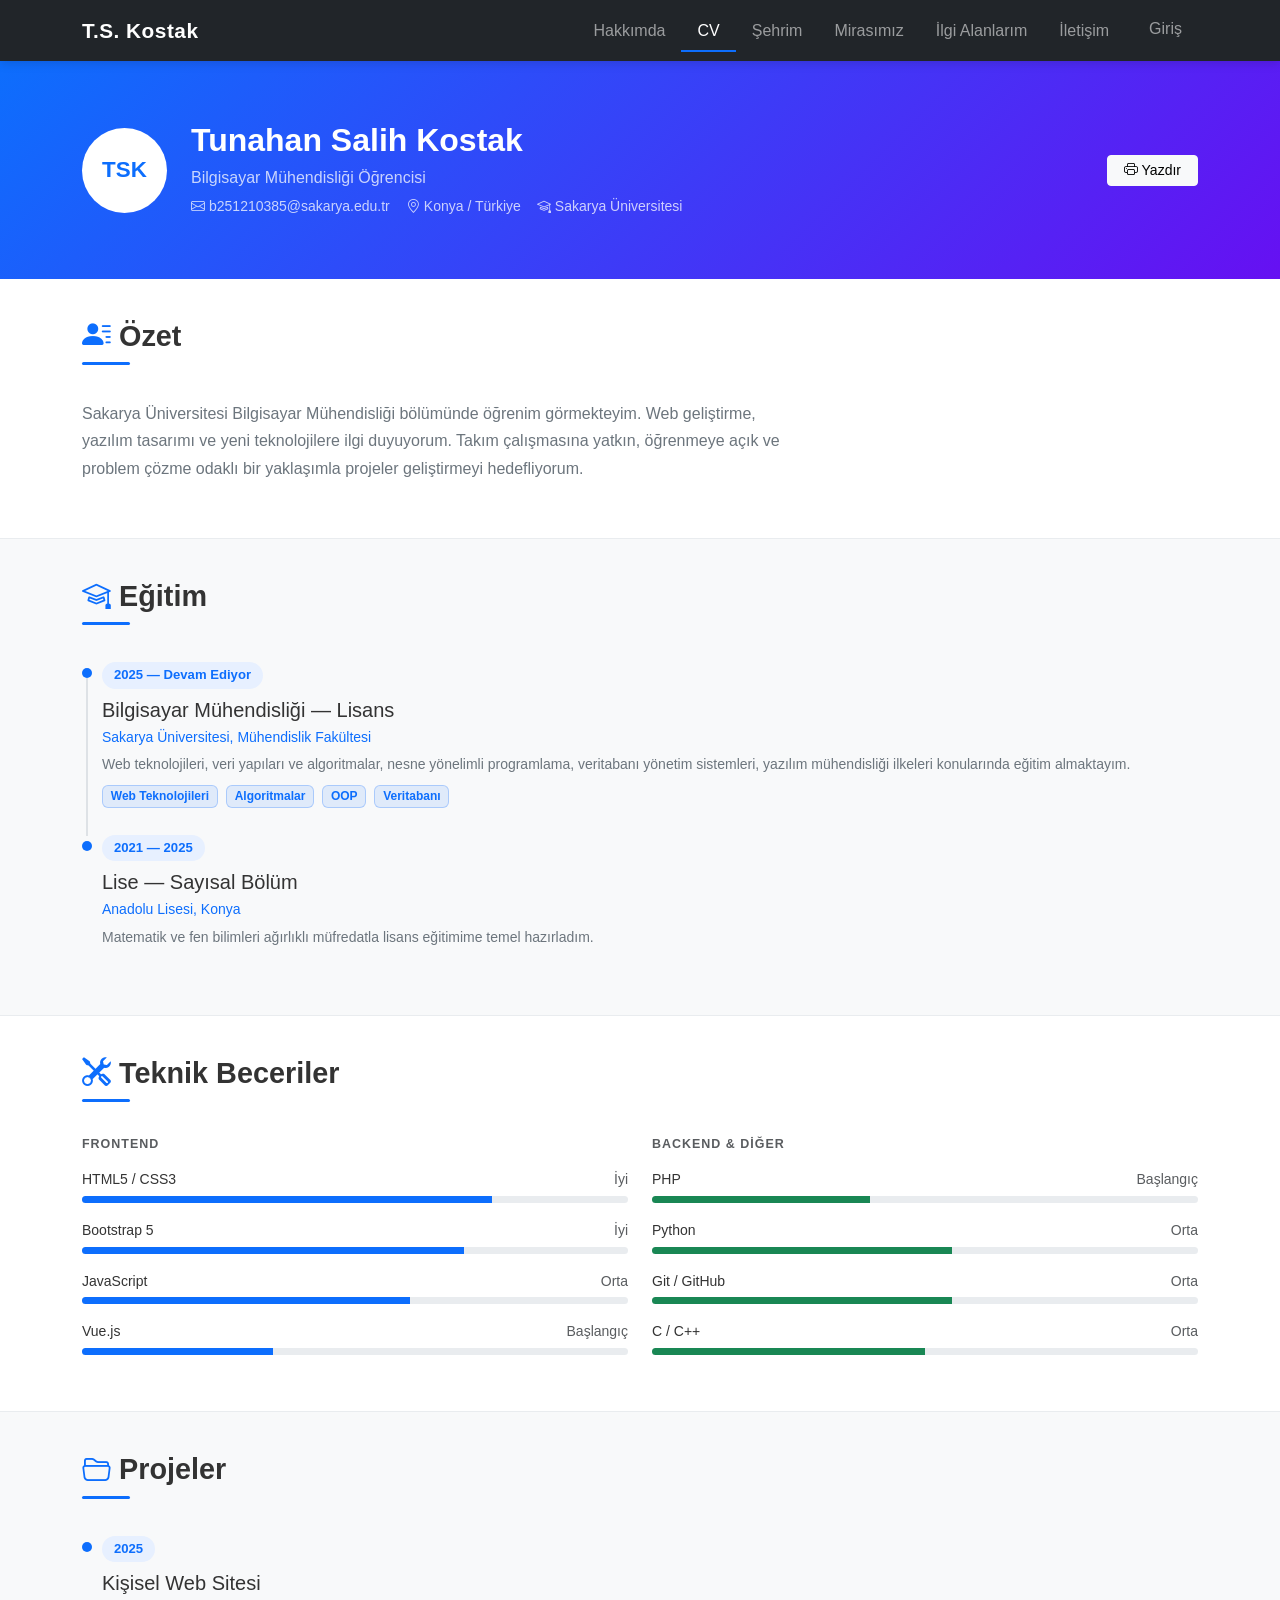
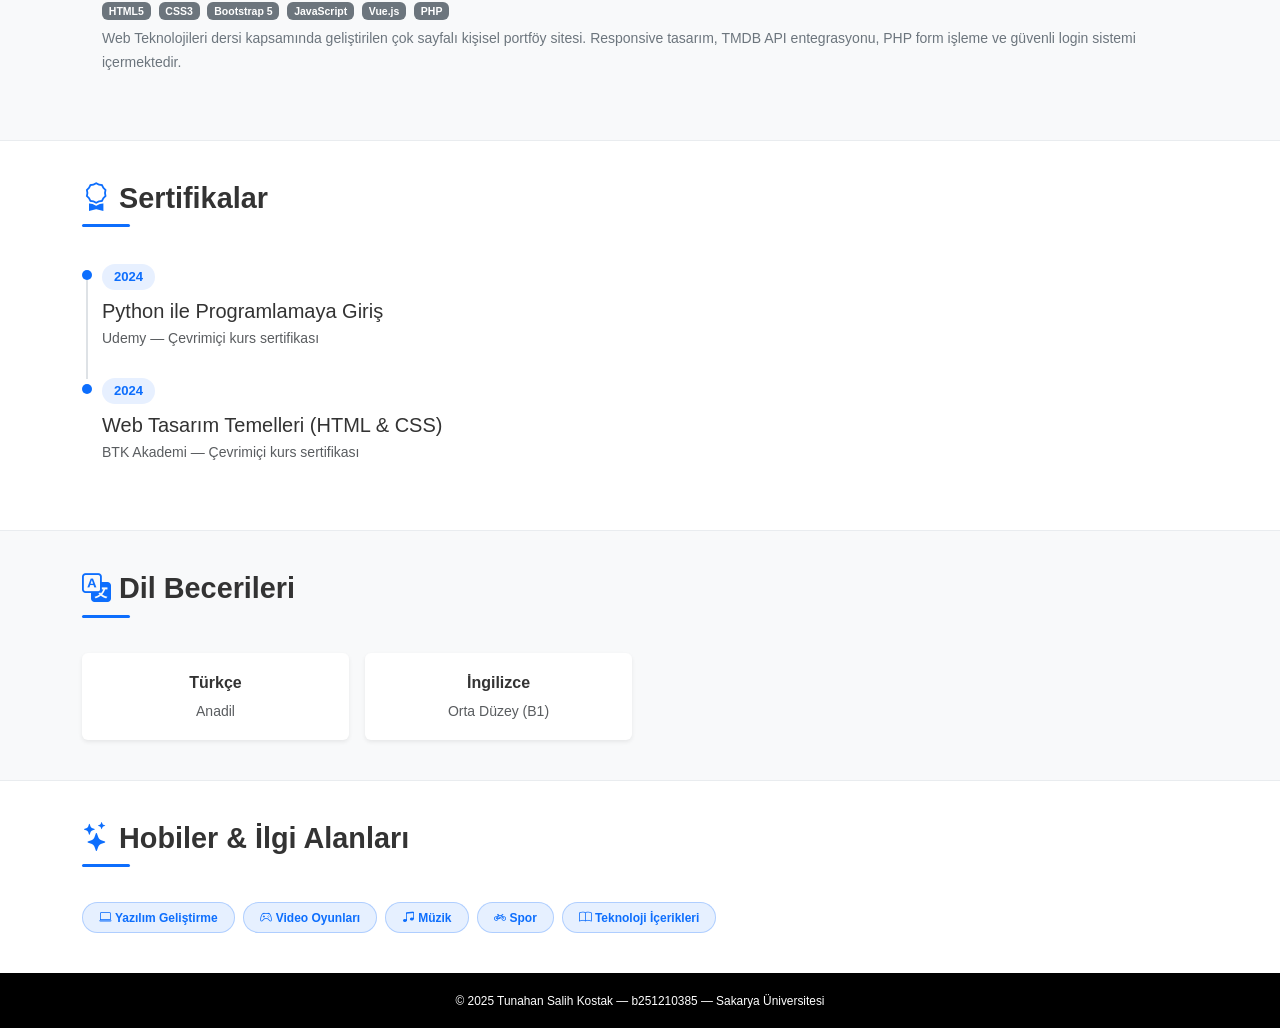
<file: cv.html>
<!DOCTYPE html>
<html lang="tr">
<head>
    <meta charset="UTF-8">
    <meta name="viewport" content="width=device-width, initial-scale=1.0">
    <title>CV - Tunahan Salih Kostak</title>
    <link rel="stylesheet" href="https://cdn.jsdelivr.net/npm/bootstrap@5.3.2/dist/css/bootstrap.min.css">
    <link rel="stylesheet" href="https://cdn.jsdelivr.net/npm/bootstrap-icons@1.11.1/font/bootstrap-icons.css">
    <link rel="stylesheet" href="css/style.css">
</head>
<body>

    <nav class="navbar navbar-expand-lg navbar-dark bg-dark sticky-top">
        <div class="container">
            <a class="navbar-brand" href="index.html">T.S. Kostak</a>
            <button class="navbar-toggler" type="button" data-bs-toggle="collapse" data-bs-target="#navMenu">
                <span class="navbar-toggler-icon"></span>
            </button>
            <div class="collapse navbar-collapse" id="navMenu">
                <ul class="navbar-nav ms-auto">
                    <li class="nav-item"><a class="nav-link" href="index.html">Hakkımda</a></li>
                    <li class="nav-item"><a class="nav-link active" href="cv.html">CV</a></li>
                    <li class="nav-item"><a class="nav-link" href="sehrim.html">Şehrim</a></li>
                    <li class="nav-item"><a class="nav-link" href="miras.html">Mirasımız</a></li>
                    <li class="nav-item"><a class="nav-link" href="ilgialanlarim.html">İlgi Alanlarım</a></li>
                    <li class="nav-item"><a class="nav-link" href="iletisim.html">İletişim</a></li>
                    <li class="nav-item ms-lg-2">
                        <a class="nav-link btn btn-outline-light px-3" href="login.html">Giriş</a>
                    </li>
                </ul>
            </div>
        </div>
    </nav>

    <!-- CV Başlık -->
    <header class="cv-baslik-bar">
        <div class="container">
            <div class="row align-items-center g-4">
                <div class="col-auto">
                    <div class="rounded-circle bg-white d-flex align-items-center justify-content-center"
                        style="width:85px; height:85px; flex-shrink:0;">
                        <span class="fw-bold text-primary" style="font-size:1.4rem;">TSK</span>
                    </div>
                </div>
                <div class="col">
                    <h1 class="h2 fw-bold mb-1">Tunahan Salih Kostak</h1>
                    <p class="mb-1 opacity-75 fw-medium">Bilgisayar Mühendisliği Öğrencisi</p>
                    <div class="d-flex flex-wrap gap-3 opacity-75 small">
                        <span><i class="bi bi-envelope me-1"></i>b251210385@sakarya.edu.tr</span>
                        <span><i class="bi bi-geo-alt me-1"></i>Konya / Türkiye</span>
                        <span><i class="bi bi-mortarboard me-1"></i>Sakarya Üniversitesi</span>
                    </div>
                </div>
                <div class="col-auto d-none d-lg-block">
                    <a href="#" class="btn btn-light btn-sm px-3" onclick="window.print(); return false;">
                        <i class="bi bi-printer me-1"></i>Yazdır
                    </a>
                </div>
            </div>
        </div>
    </header>

    <main>

        <!-- Hakkımda Özeti -->
        <section class="cv-bolum" aria-labelledby="ozet-baslik">
            <div class="container">
                <h2 id="ozet-baslik" class="bolum-baslik">
                    <i class="bi bi-person-lines-fill me-2 text-primary"></i>Özet
                </h2>
                <p class="text-secondary" style="max-width:700px;">
                    Sakarya Üniversitesi Bilgisayar Mühendisliği bölümünde öğrenim görmekteyim.
                    Web geliştirme, yazılım tasarımı ve yeni teknolojilere ilgi duyuyorum.
                    Takım çalışmasına yatkın, öğrenmeye açık ve problem çözme odaklı bir yaklaşımla
                    projeler geliştirmeyi hedefliyorum.
                </p>
            </div>
        </section>

        <!-- Eğitim Bilgileri -->
        <section class="cv-bolum bg-light" aria-labelledby="egitim-baslik">
            <div class="container">
                <h2 id="egitim-baslik" class="bolum-baslik">
                    <i class="bi bi-mortarboard me-2 text-primary"></i>Eğitim
                </h2>

                <article class="zaman-item">
                    <span class="yil-badge">2025 — Devam Ediyor</span>
                    <h5 class="mb-1 mt-1">Bilgisayar Mühendisliği — Lisans</h5>
                    <p class="text-primary fw-medium mb-1 small">Sakarya Üniversitesi, Mühendislik Fakültesi</p>
                    <p class="text-secondary small mb-1">
                        Web teknolojileri, veri yapıları ve algoritmalar, nesne yönelimli programlama,
                        veritabanı yönetim sistemleri, yazılım mühendisliği ilkeleri konularında eğitim almaktayım.
                    </p>
                    <div class="d-flex flex-wrap gap-2 mt-2">
                        <span class="badge bg-primary bg-opacity-10 text-primary border border-primary border-opacity-25">Web Teknolojileri</span>
                        <span class="badge bg-primary bg-opacity-10 text-primary border border-primary border-opacity-25">Algoritmalar</span>
                        <span class="badge bg-primary bg-opacity-10 text-primary border border-primary border-opacity-25">OOP</span>
                        <span class="badge bg-primary bg-opacity-10 text-primary border border-primary border-opacity-25">Veritabanı</span>
                    </div>
                </article>

                <article class="zaman-item">
                    <span class="yil-badge">2021 — 2025</span>
                    <h5 class="mb-1 mt-1">Lise — Sayısal Bölüm</h5>
                    <p class="text-primary fw-medium mb-1 small">Anadolu Lisesi, Konya</p>
                    <p class="text-secondary small mb-0">
                        Matematik ve fen bilimleri ağırlıklı müfredatla lisans eğitimime temel hazırladım.
                    </p>
                </article>
            </div>
        </section>

        <!-- Teknik Beceriler -->
        <section class="cv-bolum" aria-labelledby="beceri-baslik">
            <div class="container">
                <h2 id="beceri-baslik" class="bolum-baslik">
                    <i class="bi bi-tools me-2 text-primary"></i>Teknik Beceriler
                </h2>
                <div class="row g-4">
                    <div class="col-md-6">
                        <h6 class="fw-semibold text-muted mb-3 text-uppercase" style="font-size:.78rem; letter-spacing:1px;">Frontend</h6>
                        <div class="mb-3">
                            <div class="d-flex justify-content-between mb-1">
                                <span class="fw-medium small">HTML5 / CSS3</span>
                                <span class="text-muted small">İyi</span>
                            </div>
                            <div class="progress" style="height:7px;">
                                <div class="progress-bar" style="width:75%"></div>
                            </div>
                        </div>
                        <div class="mb-3">
                            <div class="d-flex justify-content-between mb-1">
                                <span class="fw-medium small">Bootstrap 5</span>
                                <span class="text-muted small">İyi</span>
                            </div>
                            <div class="progress" style="height:7px;">
                                <div class="progress-bar" style="width:70%"></div>
                            </div>
                        </div>
                        <div class="mb-3">
                            <div class="d-flex justify-content-between mb-1">
                                <span class="fw-medium small">JavaScript</span>
                                <span class="text-muted small">Orta</span>
                            </div>
                            <div class="progress" style="height:7px;">
                                <div class="progress-bar" style="width:60%"></div>
                            </div>
                        </div>
                        <div class="mb-3">
                            <div class="d-flex justify-content-between mb-1">
                                <span class="fw-medium small">Vue.js</span>
                                <span class="text-muted small">Başlangıç</span>
                            </div>
                            <div class="progress" style="height:7px;">
                                <div class="progress-bar" style="width:35%"></div>
                            </div>
                        </div>
                    </div>
                    <div class="col-md-6">
                        <h6 class="fw-semibold text-muted mb-3 text-uppercase" style="font-size:.78rem; letter-spacing:1px;">Backend &amp; Diğer</h6>
                        <div class="mb-3">
                            <div class="d-flex justify-content-between mb-1">
                                <span class="fw-medium small">PHP</span>
                                <span class="text-muted small">Başlangıç</span>
                            </div>
                            <div class="progress" style="height:7px;">
                                <div class="progress-bar bg-success" style="width:40%"></div>
                            </div>
                        </div>
                        <div class="mb-3">
                            <div class="d-flex justify-content-between mb-1">
                                <span class="fw-medium small">Python</span>
                                <span class="text-muted small">Orta</span>
                            </div>
                            <div class="progress" style="height:7px;">
                                <div class="progress-bar bg-success" style="width:55%"></div>
                            </div>
                        </div>
                        <div class="mb-3">
                            <div class="d-flex justify-content-between mb-1">
                                <span class="fw-medium small">Git / GitHub</span>
                                <span class="text-muted small">Orta</span>
                            </div>
                            <div class="progress" style="height:7px;">
                                <div class="progress-bar bg-success" style="width:55%"></div>
                            </div>
                        </div>
                        <div class="mb-3">
                            <div class="d-flex justify-content-between mb-1">
                                <span class="fw-medium small">C / C++</span>
                                <span class="text-muted small">Orta</span>
                            </div>
                            <div class="progress" style="height:7px;">
                                <div class="progress-bar bg-success" style="width:50%"></div>
                            </div>
                        </div>
                    </div>
                </div>
            </div>
        </section>

        <!-- Projeler -->
        <section class="cv-bolum bg-light" aria-labelledby="proje-baslik">
            <div class="container">
                <h2 id="proje-baslik" class="bolum-baslik">
                    <i class="bi bi-folder2-open me-2 text-primary"></i>Projeler
                </h2>

                <article class="zaman-item">
                    <span class="yil-badge">2025</span>
                    <h5 class="mb-1 mt-1">Kişisel Web Sitesi</h5>
                    <p class="text-muted small mb-1">
                        <span class="badge bg-secondary me-1">HTML5</span>
                        <span class="badge bg-secondary me-1">CSS3</span>
                        <span class="badge bg-secondary me-1">Bootstrap 5</span>
                        <span class="badge bg-secondary me-1">JavaScript</span>
                        <span class="badge bg-secondary me-1">Vue.js</span>
                        <span class="badge bg-secondary">PHP</span>
                    </p>
                    <p class="text-secondary small mb-0">
                        Web Teknolojileri dersi kapsamında geliştirilen çok sayfalı kişisel portföy sitesi.
                        Responsive tasarım, TMDB API entegrasyonu, PHP form işleme ve güvenli login sistemi içermektedir.
                    </p>
                </article>
            </div>
        </section>

        <!-- Sertifikalar -->
        <section class="cv-bolum" aria-labelledby="sertifika-baslik">
            <div class="container">
                <h2 id="sertifika-baslik" class="bolum-baslik">
                    <i class="bi bi-award me-2 text-primary"></i>Sertifikalar
                </h2>

                <article class="zaman-item">
                    <span class="yil-badge">2024</span>
                    <h5 class="mb-1 mt-1">Python ile Programlamaya Giriş</h5>
                    <p class="text-muted small mb-0">Udemy &mdash; Çevrimiçi kurs sertifikası</p>
                </article>

                <article class="zaman-item">
                    <span class="yil-badge">2024</span>
                    <h5 class="mb-1 mt-1">Web Tasarım Temelleri (HTML &amp; CSS)</h5>
                    <p class="text-muted small mb-0">BTK Akademi &mdash; Çevrimiçi kurs sertifikası</p>
                </article>
            </div>
        </section>

        <!-- Dil Becerileri -->
        <section class="cv-bolum bg-light" aria-labelledby="dil-baslik">
            <div class="container">
                <h2 id="dil-baslik" class="bolum-baslik">
                    <i class="bi bi-translate me-2 text-primary"></i>Dil Becerileri
                </h2>
                <div class="row g-3">
                    <div class="col-sm-6 col-md-3">
                        <div class="text-center p-3 bg-white rounded shadow-sm">
                            <p class="fw-semibold mb-1">Türkçe</p>
                            <p class="text-muted small mb-0">Anadil</p>
                        </div>
                    </div>
                    <div class="col-sm-6 col-md-3">
                        <div class="text-center p-3 bg-white rounded shadow-sm">
                            <p class="fw-semibold mb-1">İngilizce</p>
                            <p class="text-muted small mb-0">Orta Düzey (B1)</p>
                        </div>
                    </div>
                </div>
            </div>
        </section>

        <!-- Hobiler -->
        <section class="cv-bolum" aria-labelledby="hobi-baslik">
            <div class="container">
                <h2 id="hobi-baslik" class="bolum-baslik">
                    <i class="bi bi-stars me-2 text-primary"></i>Hobiler &amp; İlgi Alanları
                </h2>
                <div class="d-flex flex-wrap gap-2">
                    <span class="badge rounded-pill bg-primary bg-opacity-10 text-primary border border-primary border-opacity-25 px-3 py-2">
                        <i class="bi bi-laptop me-1"></i>Yazılım Geliştirme
                    </span>
                    <span class="badge rounded-pill bg-primary bg-opacity-10 text-primary border border-primary border-opacity-25 px-3 py-2">
                        <i class="bi bi-controller me-1"></i>Video Oyunları
                    </span>
                    <span class="badge rounded-pill bg-primary bg-opacity-10 text-primary border border-primary border-opacity-25 px-3 py-2">
                        <i class="bi bi-music-note-beamed me-1"></i>Müzik
                    </span>
                    <span class="badge rounded-pill bg-primary bg-opacity-10 text-primary border border-primary border-opacity-25 px-3 py-2">
                        <i class="bi bi-bicycle me-1"></i>Spor
                    </span>
                    <span class="badge rounded-pill bg-primary bg-opacity-10 text-primary border border-primary border-opacity-25 px-3 py-2">
                        <i class="bi bi-book me-1"></i>Teknoloji İçerikleri
                    </span>
                </div>
            </div>
        </section>

    </main>

    <footer class="bg-black text-white text-center py-3">
        <small>&copy; 2025 Tunahan Salih Kostak &mdash; b251210385 &mdash; Sakarya Üniversitesi</small>
    </footer>

    <script src="https://cdn.jsdelivr.net/npm/bootstrap@5.3.2/dist/js/bootstrap.bundle.min.js"></script>
    <script src="js/main.js"></script>
</body>
</html>
</file>
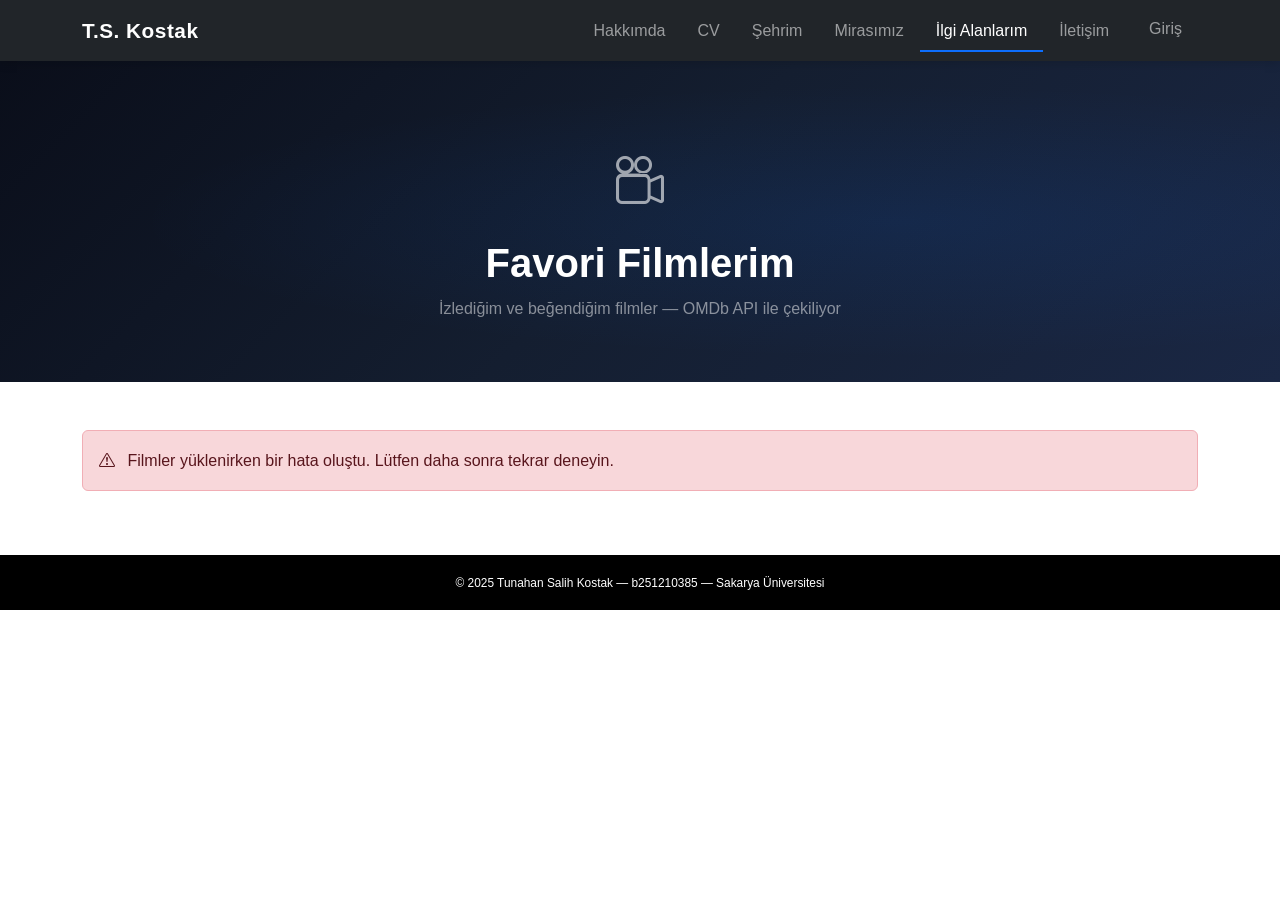
<file: ilgialanlarim.html>
<!DOCTYPE html>
<html lang="tr">
<head>
    <meta charset="UTF-8">
    <meta name="viewport" content="width=device-width, initial-scale=1.0">
    <title>İlgi Alanlarım - Tunahan Salih Kostak</title>
    <link rel="stylesheet" href="https://cdn.jsdelivr.net/npm/bootstrap@5.3.2/dist/css/bootstrap.min.css">
    <link rel="stylesheet" href="https://cdn.jsdelivr.net/npm/bootstrap-icons@1.11.1/font/bootstrap-icons.css">
    <link rel="stylesheet" href="css/style.css">
</head>
<body>

    <nav class="navbar navbar-expand-lg navbar-dark bg-dark sticky-top">
        <div class="container">
            <a class="navbar-brand" href="index.html">T.S. Kostak</a>
            <button class="navbar-toggler" type="button" data-bs-toggle="collapse" data-bs-target="#navMenu">
                <span class="navbar-toggler-icon"></span>
            </button>
            <div class="collapse navbar-collapse" id="navMenu">
                <ul class="navbar-nav ms-auto">
                    <li class="nav-item"><a class="nav-link" href="index.html">Hakkımda</a></li>
                    <li class="nav-item"><a class="nav-link" href="cv.html">CV</a></li>
                    <li class="nav-item"><a class="nav-link" href="sehrim.html">Şehrim</a></li>
                    <li class="nav-item"><a class="nav-link" href="miras.html">Mirasımız</a></li>
                    <li class="nav-item"><a class="nav-link active" href="ilgialanlarim.html">İlgi Alanlarım</a></li>
                    <li class="nav-item"><a class="nav-link" href="iletisim.html">İletişim</a></li>
                    <li class="nav-item ms-lg-2">
                        <a class="nav-link btn btn-outline-light px-3" href="login.html">Giriş</a>
                    </li>
                </ul>
            </div>
        </div>
    </nav>

    <!-- Hero -->
    <div class="api-hero text-white text-center">
        <div class="container" style="position:relative; z-index:1;">
            <i class="bi bi-camera-reels" style="font-size:3rem; opacity:0.6;"></i>
            <h1 class="fw-bold mt-3 mb-2">Favori Filmlerim</h1>
            <p class="text-white-50 mb-0">İzlediğim ve beğendiğim filmler — OMDb API ile çekiliyor</p>
        </div>
    </div>

    <section class="py-5">
        <div class="container">

            <!-- Yükleniyor / Hata mesajları -->
            <div id="yukleniyor" class="text-center py-5">
                <div class="spinner-border text-primary" role="status">
                    <span class="visually-hidden">Yükleniyor...</span>
                </div>
                <p class="mt-3 text-muted">Filmler yükleniyor...</p>
            </div>

            <div id="hata-kutusu" class="alert alert-danger d-none" role="alert">
                <i class="bi bi-exclamation-triangle me-2"></i>
                Filmler yüklenirken bir hata oluştu. Lütfen daha sonra tekrar deneyin.
            </div>

            <div id="film-listesi" class="row g-4 justify-content-center d-none"></div>
        </div>
    </section>

    <footer class="bg-black text-white text-center py-3">
        <small>&copy; 2025 Tunahan Salih Kostak &mdash; b251210385 &mdash; Sakarya Üniversitesi</small>
    </footer>

    <script src="https://cdn.jsdelivr.net/npm/bootstrap@5.3.2/dist/js/bootstrap.bundle.min.js"></script>
    <script src="js/main.js"></script>
    <script src="js/api.js"></script>
</body>
</html>
</file>
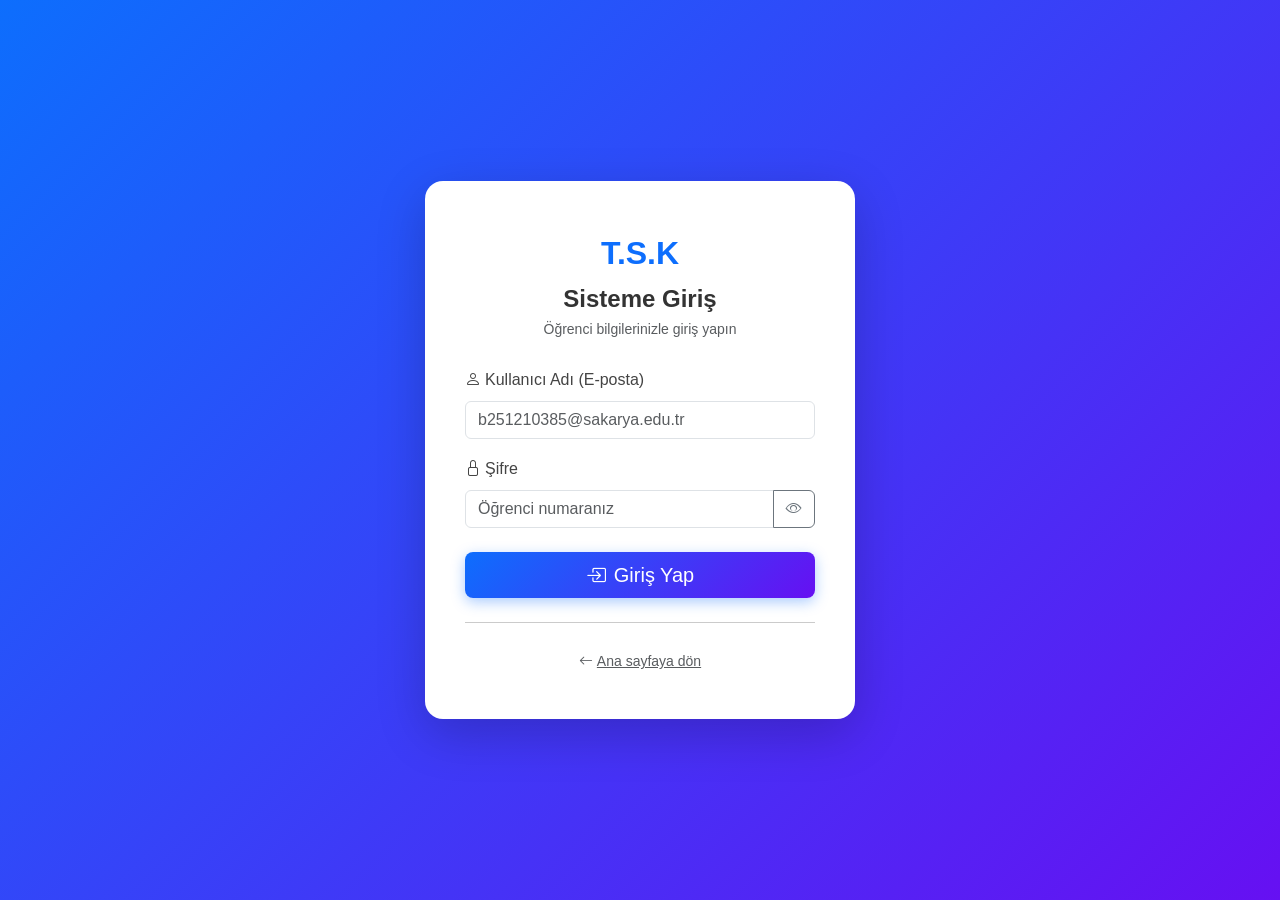
<file: login.html>
<!DOCTYPE html>
<html lang="tr">
<head>
    <meta charset="UTF-8">
    <meta name="viewport" content="width=device-width, initial-scale=1.0">
    <title>Giriş - Tunahan Salih Kostak</title>
    <link rel="stylesheet" href="https://cdn.jsdelivr.net/npm/bootstrap@5.3.2/dist/css/bootstrap.min.css">
    <link rel="stylesheet" href="https://cdn.jsdelivr.net/npm/bootstrap-icons@1.11.1/font/bootstrap-icons.css">
    <link rel="stylesheet" href="css/style.css">
</head>
<body>

    <div class="login-section">
        <div class="container">
            <div class="d-flex justify-content-center">
                <div class="login-kart">

                    <!-- Logo / Başlık -->
                    <div class="text-center mb-4">
                        <div class="login-logo">T.S.K</div>
                        <h4 class="fw-bold mb-1">Sisteme Giriş</h4>
                        <p class="text-muted small">Öğrenci bilgilerinizle giriş yapın</p>
                    </div>

                    <!-- Hata mesajı (URL parametresinden JS ile gösterilir) -->
                    <div id="sunucu-hata" class="alert alert-danger alert-dismissible fade show d-none" role="alert">
                        <i class="bi bi-exclamation-circle me-2"></i>
                        <span id="sunucu-hata-metin"></span>
                        <button type="button" class="btn-close" data-bs-dismiss="alert"></button>
                    </div>

                    <!-- JS form doğrulama hata mesajı -->
                    <div id="js-hata" class="hata-mesaji"></div>

                    <!-- Login Formu -->
                    <form id="login-form" action="login_islem.php" method="POST" novalidate>
                        <div class="mb-3">
                            <label for="kullanici_adi" class="form-label fw-medium">
                                <i class="bi bi-person me-1"></i>Kullanıcı Adı (E-posta)
                            </label>
                            <input type="email" class="form-control" id="kullanici_adi"
                                name="kullanici_adi"
                                placeholder="b251210385@sakarya.edu.tr"
                                autocomplete="username">
                        </div>

                        <div class="mb-4">
                            <label for="sifre" class="form-label fw-medium">
                                <i class="bi bi-lock me-1"></i>Şifre
                            </label>
                            <div class="input-group">
                                <input type="password" class="form-control" id="sifre"
                                    name="sifre"
                                    placeholder="Öğrenci numaranız"
                                    autocomplete="current-password">
                                <button class="btn btn-outline-secondary" type="button" id="sifre-goster"
                                    title="Şifreyi göster/gizle">
                                    <i class="bi bi-eye" id="sifre-icon"></i>
                                </button>
                            </div>
                        </div>

                        <div class="d-grid">
                            <button type="submit" class="btn btn-primary btn-lg">
                                <i class="bi bi-box-arrow-in-right me-2"></i>Giriş Yap
                            </button>
                        </div>
                    </form>

                    <hr class="my-4">
                    <div class="text-center">
                        <a href="index.html" class="text-muted small">
                            <i class="bi bi-arrow-left me-1"></i>Ana sayfaya dön
                        </a>
                    </div>

                </div>
            </div>
        </div>
    </div>

    <script src="https://cdn.jsdelivr.net/npm/bootstrap@5.3.2/dist/js/bootstrap.bundle.min.js"></script>
    <script src="js/main.js"></script>
    <script src="js/login.js"></script>
</body>
</html>
</file>
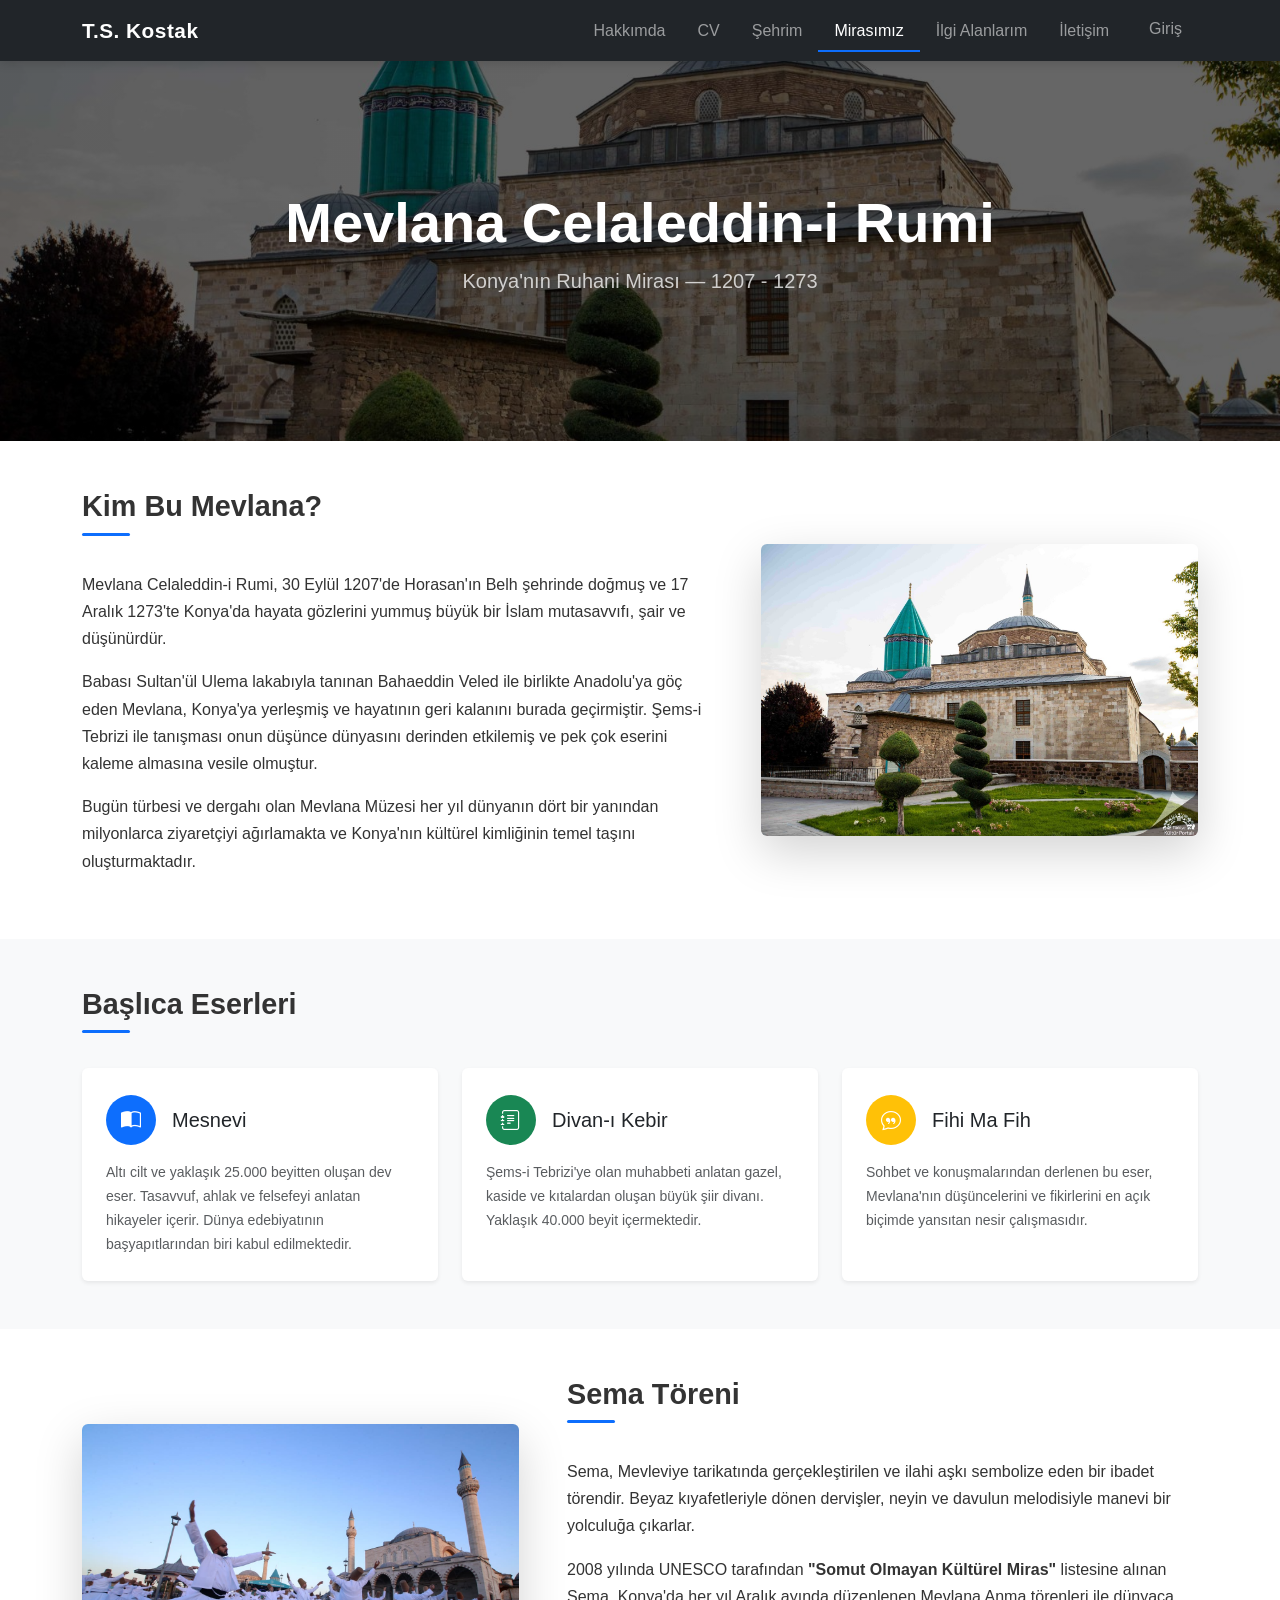
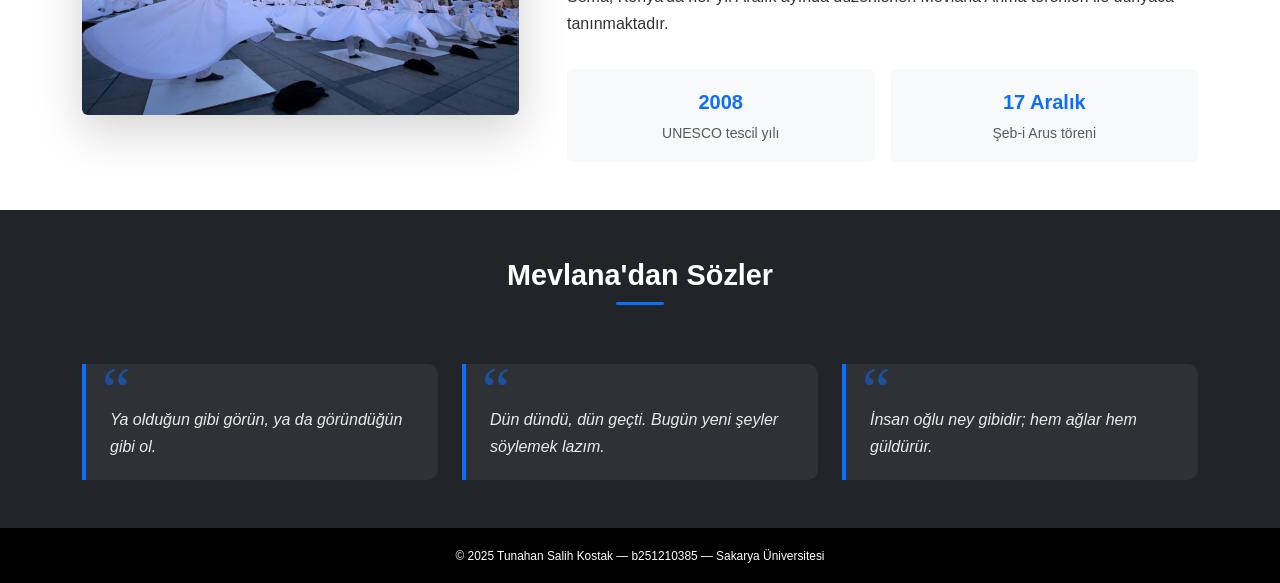
<file: miras.html>
<!DOCTYPE html>
<html lang="tr">
<head>
    <meta charset="UTF-8">
    <meta name="viewport" content="width=device-width, initial-scale=1.0">
    <title>Mirasımız: Mevlana - Tunahan Salih Kostak</title>
    <link rel="stylesheet" href="https://cdn.jsdelivr.net/npm/bootstrap@5.3.2/dist/css/bootstrap.min.css">
    <link rel="stylesheet" href="https://cdn.jsdelivr.net/npm/bootstrap-icons@1.11.1/font/bootstrap-icons.css">
    <link rel="stylesheet" href="css/style.css">
</head>
<body>

    <nav class="navbar navbar-expand-lg navbar-dark bg-dark sticky-top">
        <div class="container">
            <a class="navbar-brand" href="index.html">T.S. Kostak</a>
            <button class="navbar-toggler" type="button" data-bs-toggle="collapse" data-bs-target="#navMenu">
                <span class="navbar-toggler-icon"></span>
            </button>
            <div class="collapse navbar-collapse" id="navMenu">
                <ul class="navbar-nav ms-auto">
                    <li class="nav-item"><a class="nav-link" href="index.html">Hakkımda</a></li>
                    <li class="nav-item"><a class="nav-link" href="cv.html">CV</a></li>
                    <li class="nav-item"><a class="nav-link" href="sehrim.html">Şehrim</a></li>
                    <li class="nav-item"><a class="nav-link active" href="miras.html">Mirasımız</a></li>
                    <li class="nav-item"><a class="nav-link" href="ilgialanlarim.html">İlgi Alanlarım</a></li>
                    <li class="nav-item"><a class="nav-link" href="iletisim.html">İletişim</a></li>
                    <li class="nav-item ms-lg-2">
                        <a class="nav-link btn btn-outline-light px-3" href="login.html">Giriş</a>
                    </li>
                </ul>
            </div>
        </div>
    </nav>

    <!-- Hero -->
    <header style="background: linear-gradient(rgba(0,0,0,0.6),rgba(0,0,0,0.6)),
            url('img/mevlana_muze.jpg') center/cover no-repeat;
            min-height:380px; display:flex; align-items:center;">
        <div class="container text-white text-center py-5">
            <h1 class="display-4 fw-bold">Mevlana Celaleddin-i Rumi</h1>
            <p class="lead opacity-75">Konya'nın Ruhani Mirası &mdash; 1207 - 1273</p>
        </div>
    </header>

    <main>
        <!-- Giriş -->
        <section class="py-5">
            <div class="container">
                <div class="row g-5 align-items-center">
                    <div class="col-lg-7">
                        <h2 class="bolum-baslik">Kim Bu Mevlana?</h2>
                        <p>
                            Mevlana Celaleddin-i Rumi, 30 Eylül 1207'de Horasan'ın Belh şehrinde doğmuş ve
                            17 Aralık 1273'te Konya'da hayata gözlerini yummuş büyük bir İslam mutasavvıfı,
                            şair ve düşünürdür.
                        </p>
                        <p>
                            Babası Sultan'ül Ulema lakabıyla tanınan Bahaeddin Veled ile birlikte Anadolu'ya
                            göç eden Mevlana, Konya'ya yerleşmiş ve hayatının geri kalanını burada geçirmiştir.
                            Şems-i Tebrizi ile tanışması onun düşünce dünyasını derinden etkilemiş ve
                            pek çok eserini kaleme almasına vesile olmuştur.
                        </p>
                        <p>
                            Bugün türbesi ve dergahı olan Mevlana Müzesi her yıl dünyanın dört bir yanından
                            milyonlarca ziyaretçiyi ağırlamakta ve Konya'nın kültürel kimliğinin temel taşını
                            oluşturmaktadır.
                        </p>
                    </div>
                    <div class="col-lg-5 text-center">
                        <img src="img/mevlana_muze.jpg" alt="Mevlana Müzesi"
                            class="img-fluid rounded shadow-lg"
                            style="max-height:350px; object-fit:cover;">
                    </div>
                </div>
            </div>
        </section>

        <!-- Eserleri -->
        <section class="py-5 bg-light">
            <div class="container">
                <h2 class="bolum-baslik">Başlıca Eserleri</h2>
                <div class="row g-4">
                    <div class="col-md-6 col-lg-4">
                        <article class="card border-0 shadow-sm h-100">
                            <div class="card-body p-4">
                                <div class="d-flex align-items-center gap-3 mb-3">
                                    <div class="rounded-circle bg-primary d-flex align-items-center justify-content-center"
                                        style="width:50px;height:50px;min-width:50px;">
                                        <i class="bi bi-book-half text-white fs-5"></i>
                                    </div>
                                    <h5 class="card-title mb-0">Mesnevi</h5>
                                </div>
                                <p class="card-text text-muted small">
                                    Altı cilt ve yaklaşık 25.000 beyitten oluşan dev eser. Tasavvuf,
                                    ahlak ve felsefeyi anlatan hikayeler içerir. Dünya edebiyatının
                                    başyapıtlarından biri kabul edilmektedir.
                                </p>
                            </div>
                        </article>
                    </div>
                    <div class="col-md-6 col-lg-4">
                        <article class="card border-0 shadow-sm h-100">
                            <div class="card-body p-4">
                                <div class="d-flex align-items-center gap-3 mb-3">
                                    <div class="rounded-circle bg-success d-flex align-items-center justify-content-center"
                                        style="width:50px;height:50px;min-width:50px;">
                                        <i class="bi bi-journal-text text-white fs-5"></i>
                                    </div>
                                    <h5 class="card-title mb-0">Divan-ı Kebir</h5>
                                </div>
                                <p class="card-text text-muted small">
                                    Şems-i Tebrizi'ye olan muhabbeti anlatan gazel, kaside ve
                                    kıtalardan oluşan büyük şiir divanı. Yaklaşık 40.000 beyit
                                    içermektedir.
                                </p>
                            </div>
                        </article>
                    </div>
                    <div class="col-md-6 col-lg-4">
                        <article class="card border-0 shadow-sm h-100">
                            <div class="card-body p-4">
                                <div class="d-flex align-items-center gap-3 mb-3">
                                    <div class="rounded-circle bg-warning d-flex align-items-center justify-content-center"
                                        style="width:50px;height:50px;min-width:50px;">
                                        <i class="bi bi-chat-quote text-white fs-5"></i>
                                    </div>
                                    <h5 class="card-title mb-0">Fihi Ma Fih</h5>
                                </div>
                                <p class="card-text text-muted small">
                                    Sohbet ve konuşmalarından derlenen bu eser, Mevlana'nın
                                    düşüncelerini ve fikirlerini en açık biçimde yansıtan
                                    nesir çalışmasıdır.
                                </p>
                            </div>
                        </article>
                    </div>
                </div>
            </div>
        </section>

        <!-- Sema -->
        <section class="py-5">
            <div class="container">
                <div class="row align-items-center g-5">
                    <div class="col-lg-5 text-center">
                        <img src="img/semazen.jpg" alt="Sema Töreni - Dönen Dervişler"
                            class="img-fluid rounded shadow-lg"
                            style="max-height:320px; object-fit:cover; width:100%;">
                    </div>
                    <div class="col-lg-7">
                        <h2 class="bolum-baslik">Sema Töreni</h2>
                        <p>
                            Sema, Mevleviye tarikatında gerçekleştirilen ve ilahi aşkı sembolize eden
                            bir ibadet törendir. Beyaz kıyafetleriyle dönen dervişler, neyin ve davulun
                            melodisiyle manevi bir yolculuğa çıkarlar.
                        </p>
                        <p>
                            2008 yılında UNESCO tarafından <strong>"Somut Olmayan Kültürel Miras"</strong>
                            listesine alınan Sema, Konya'da her yıl Aralık ayında düzenlenen
                            Mevlana Anma törenleri ile dünyaca tanınmaktadır.
                        </p>
                        <div class="row g-3 mt-2">
                            <div class="col-6">
                                <div class="p-3 bg-light rounded text-center">
                                    <strong class="text-primary d-block fs-5">2008</strong>
                                    <small class="text-muted">UNESCO tescil yılı</small>
                                </div>
                            </div>
                            <div class="col-6">
                                <div class="p-3 bg-light rounded text-center">
                                    <strong class="text-primary d-block fs-5">17 Aralık</strong>
                                    <small class="text-muted">Şeb-i Arus töreni</small>
                                </div>
                            </div>
                        </div>
                    </div>
                </div>
            </div>
        </section>

        <!-- Ünlü Sözler -->
        <section class="py-5 bg-dark text-white">
            <div class="container">
                <h2 class="bolum-baslik bolum-baslik-merkez" style="color:#fff;">Mevlana'dan Sözler</h2>
                <div class="row g-4 mt-2">
                    <div class="col-md-4">
                        <blockquote class="mevlana-soz">
                            <p>Ya olduğun gibi görün, ya da göründüğün gibi ol.</p>
                        </blockquote>
                    </div>
                    <div class="col-md-4">
                        <blockquote class="mevlana-soz">
                            <p>Dün dündü, dün geçti. Bugün yeni şeyler söylemek lazım.</p>
                        </blockquote>
                    </div>
                    <div class="col-md-4">
                        <blockquote class="mevlana-soz">
                            <p>İnsan oğlu ney gibidir; hem ağlar hem güldürür.</p>
                        </blockquote>
                    </div>
                </div>
            </div>
        </section>
    </main>

    <footer class="bg-black text-white text-center py-3">
        <small>&copy; 2025 Tunahan Salih Kostak &mdash; b251210385 &mdash; Sakarya Üniversitesi</small>
    </footer>

    <script src="https://cdn.jsdelivr.net/npm/bootstrap@5.3.2/dist/js/bootstrap.bundle.min.js"></script>
    <script src="js/main.js"></script>
</body>
</html>
</file>
<file: css/style.css>
/* ================================================
   Tunahan Salih Kostak - Kişisel Web Sitesi
   Ana Stil Dosyası
   ================================================ */

:root {
    --ana-renk: #0d6efd;
    --koyu-renk: #212529;
    --acik-bg: #f8f9fa;
    --kart-golge: 0 3px 15px rgba(0, 0, 0, 0.08);
    --kart-golge-hover: 0 10px 28px rgba(0, 0, 0, 0.14);
    --gecis: all 0.25s ease;
}

body {
    font-family: 'Segoe UI', Tahoma, Geneva, Verdana, sans-serif;
    color: #333;
    line-height: 1.7;
}

/* ---- Navbar ---- */
.navbar {
    box-shadow: 0 2px 10px rgba(0, 0, 0, 0.15);
}

.navbar-brand {
    font-weight: 700;
    font-size: 1.3rem;
    letter-spacing: 0.5px;
}

.nav-link {
    font-weight: 500;
    padding: 0.5rem 1rem !important;
    transition: color 0.2s;
}

.nav-link:hover {
    color: var(--ana-renk) !important;
}

/* ---- Hero Bölümü ---- */
.hero-section {
    padding: 90px 0 70px;
    background: linear-gradient(135deg, #eef2ff 0%, #dce8ff 100%);
}

.profil-cerceve {
    display: inline-block;
    border-radius: 50%;
    padding: 4px;
    background: linear-gradient(135deg, #0d6efd, #6610f2);
    box-shadow: 0 8px 30px rgba(13, 110, 253, 0.3);
}

.profil-foto {
    width: 200px;
    height: 200px;
    border-radius: 50%;
    object-fit: cover;
    border: 4px solid #fff;
    display: block;
}

.profil-placeholder {
    width: 200px;
    height: 200px;
    border-radius: 50%;
    border: 4px solid #fff;
    background: #6c757d;
    display: flex;
    align-items: center;
    justify-content: center;
    font-size: 3.5rem;
    font-weight: 700;
    color: #fff;
}

/* ---- Bölüm Başlıkları ---- */
.bolum-baslik {
    font-size: 1.8rem;
    font-weight: 700;
    position: relative;
    padding-bottom: 12px;
    margin-bottom: 35px;
}

.bolum-baslik::after {
    content: '';
    position: absolute;
    bottom: 0;
    left: 0;
    width: 48px;
    height: 3px;
    background: var(--ana-renk);
    border-radius: 3px;
}

/* ---- Hobi Kartları ---- */
.hobi-kart {
    background: #fff;
    border-radius: 14px;
    padding: 32px 20px;
    text-align: center;
    box-shadow: var(--kart-golge);
    transition: var(--gecis);
    height: 100%;
}

.hobi-kart:hover {
    transform: translateY(-6px);
    box-shadow: var(--kart-golge-hover);
}

.hobi-kart .bi {
    font-size: 2.5rem;
    color: var(--ana-renk);
}

.hobi-kart h5 {
    margin-top: 14px;
    font-weight: 600;
}

/* ---- Medya ---- */
.medya-cerceve {
    border-radius: 10px;
    overflow: hidden;
    box-shadow: var(--kart-golge);
}

.medya-cerceve img {
    width: 100%;
    height: 260px;
    object-fit: cover;
    display: block;
}

.video-placeholder {
    width: 100%;
    height: 260px;
    background: #212529;
    display: flex;
    flex-direction: column;
    align-items: center;
    justify-content: center;
    color: #adb5bd;
    border-radius: 10px;
    box-shadow: var(--kart-golge);
}

/* ---- Sosyal Bağlantılar ---- */
.sosyal-link {
    color: #fff;
    font-size: 2rem;
    transition: var(--gecis);
    display: inline-block;
}

.sosyal-link:hover {
    color: #0d6efd !important;
    transform: scale(1.2);
}

/* ---- CV Sayfası ---- */
.cv-baslik-bar {
    background: linear-gradient(135deg, #0d6efd, #6610f2);
    color: #fff;
    padding: 60px 0;
}

.cv-bolum {
    padding: 40px 0;
    border-bottom: 1px solid #e9ecef;
}

.cv-bolum:last-of-type {
    border-bottom: none;
}

.zaman-item {
    position: relative;
    padding-left: 20px;
    margin-bottom: 25px;
}

.zaman-item::before {
    content: '';
    position: absolute;
    left: 0;
    top: 8px;
    width: 10px;
    height: 10px;
    border-radius: 50%;
    background: var(--ana-renk);
}

.zaman-item::after {
    content: '';
    position: absolute;
    left: 4px;
    top: 18px;
    width: 2px;
    height: calc(100% + 10px);
    background: #dee2e6;
}

.zaman-item:last-child::after {
    display: none;
}

.yil-badge {
    display: inline-block;
    background: #e7f0ff;
    color: var(--ana-renk);
    border-radius: 20px;
    padding: 2px 12px;
    font-size: 0.82rem;
    font-weight: 600;
    margin-bottom: 5px;
}

/* ---- Şehrim Sayfası ---- */
.sehir-hero {
    height: 420px;
    background: linear-gradient(rgba(0,0,0,0.5), rgba(0,0,0,0.5)),
                url('../img/konya-banner.jpg') center/cover no-repeat;
    display: flex;
    align-items: center;
    color: #fff;
}

.istatistik-kart {
    background: #fff;
    border-radius: 12px;
    padding: 25px;
    text-align: center;
    box-shadow: var(--kart-golge);
    transition: var(--gecis);
}

.istatistik-kart:hover {
    transform: translateY(-4px);
    box-shadow: var(--kart-golge-hover);
}

.istatistik-kart .sayi {
    font-size: 2rem;
    font-weight: 700;
    color: var(--ana-renk);
}

/* ---- Slider ---- */
.sehir-slider {
    border-radius: 12px;
    overflow: hidden;
    box-shadow: 0 5px 20px rgba(0,0,0,0.15);
}

.sehir-slider .carousel-item img {
    height: 420px;
    object-fit: cover;
}

.sehir-slider .carousel-caption {
    background: rgba(0, 0, 0, 0.5);
    border-radius: 8px;
    padding: 10px 16px;
}

/* ---- İletişim Sayfası ---- */
.iletisim-hero {
    background: linear-gradient(135deg, #0d6efd, #6610f2);
    padding: 70px 0;
    color: #fff;
}

.form-kart {
    background: #fff;
    border-radius: 16px;
    padding: 40px;
    box-shadow: 0 5px 30px rgba(0,0,0,0.1);
}

.form-label {
    font-weight: 500;
    color: #444;
}

/* ---- Login Sayfası ---- */
.login-section {
    min-height: 100vh;
    background: linear-gradient(135deg, #0d6efd, #6610f2);
    display: flex;
    align-items: center;
}

.login-kart {
    background: #fff;
    border-radius: 18px;
    padding: 45px 40px;
    box-shadow: 0 15px 50px rgba(0,0,0,0.2);
    max-width: 430px;
    width: 100%;
}

.login-logo {
    font-size: 2rem;
    font-weight: 700;
    color: var(--ana-renk);
    margin-bottom: 5px;
}

/* ---- İlgi Alanlarım (API) ---- */
.api-kart {
    border-radius: 14px;
    overflow: hidden;
    box-shadow: var(--kart-golge);
    transition: var(--gecis);
    background: #fff;
    height: 100%;
}

.api-kart:hover {
    transform: translateY(-6px);
    box-shadow: var(--kart-golge-hover);
}

.api-poster-wrapper {
    position: relative;
    overflow: hidden;
}

.api-poster {
    width: 100%;
    height: 300px;
    object-fit: cover;
    display: block;
    transition: transform 0.4s ease;
}

.api-kart:hover .api-poster {
    transform: scale(1.04);
}

.api-poster-overlay {
    position: absolute;
    bottom: 0;
    left: 0;
    right: 0;
    background: linear-gradient(transparent, rgba(0, 0, 0, 0.88));
    padding: 50px 14px 14px;
    opacity: 0;
    transition: opacity 0.3s ease;
}

.api-kart:hover .api-poster-overlay {
    opacity: 1;
}

.api-poster-baslik {
    color: #fff;
    font-size: 0.95rem;
    font-weight: 600;
    margin: 0;
    line-height: 1.3;
}

.api-poster-placeholder {
    width: 100%;
    height: 300px;
    background: #212529;
    display: flex;
    align-items: center;
    justify-content: center;
    color: #6c757d;
    font-size: 3rem;
}

.api-kart-body {
    padding: 16px;
}

.puan-badge {
    display: inline-flex;
    align-items: center;
    background: #fff3cd;
    color: #856404;
    border-radius: 20px;
    padding: 2px 10px;
    font-size: 0.82rem;
    font-weight: 600;
}

.api-tur-badge {
    display: inline-block;
    background: rgba(13, 110, 253, 0.08);
    color: var(--ana-renk);
    border: 1px solid rgba(13, 110, 253, 0.2);
    border-radius: 20px;
    padding: 2px 9px;
    font-size: 0.74rem;
    font-weight: 500;
}

.api-hero {
    background: linear-gradient(135deg, #0a0e1a 0%, #141e30 50%, #1a2744 100%);
    padding: 80px 0 60px;
    position: relative;
    overflow: hidden;
}

.api-hero::before {
    content: '';
    position: absolute;
    inset: 0;
    background: radial-gradient(ellipse at 70% 50%, rgba(13,110,253,0.1) 0%, transparent 60%);
}

/* ---- Mevlana Sözleri Blockquote ---- */
.mevlana-soz {
    background: rgba(255, 255, 255, 0.06);
    border-left: 4px solid var(--ana-renk);
    border-radius: 0 10px 10px 0;
    padding: 24px 22px 20px 24px;
    margin: 0;
    position: relative;
    transition: var(--gecis);
    height: 100%;
}

.mevlana-soz::before {
    content: '\201C';
    position: absolute;
    top: -6px;
    left: 16px;
    font-size: 4rem;
    line-height: 1;
    color: var(--ana-renk);
    opacity: 0.5;
    font-family: Georgia, serif;
}

.mevlana-soz p {
    font-style: italic;
    font-size: 1rem;
    line-height: 1.7;
    color: #e9ecef;
    margin: 0;
    padding-top: 18px;
}

.mevlana-soz:hover {
    background: rgba(255, 255, 255, 0.1);
    transform: translateY(-4px);
}

/* ---- Yakında Sayfası (Placeholder) ---- */
.yaklasinda {
    min-height: 60vh;
    display: flex;
    align-items: center;
    justify-content: center;
    background: var(--acik-bg);
}

/* ---- Footer ---- */
footer {
    font-size: 0.85rem;
}

/* ---- Hata / Başarı Mesajları ---- */
.hata-mesaji {
    background: #f8d7da;
    border: 1px solid #f5c2c7;
    color: #842029;
    padding: 10px 16px;
    border-radius: 8px;
    margin-bottom: 15px;
    font-size: 0.9rem;
    display: none;
}

.basari-mesaji {
    background: #d1e7dd;
    border: 1px solid #a3cfbb;
    color: #0f5132;
    padding: 10px 16px;
    border-radius: 8px;
    margin-bottom: 15px;
    font-size: 0.9rem;
    display: none;
}

/* ---- Ortalanmış bölüm başlığı ---- */
.bolum-baslik-merkez {
    text-align: center;
}

.bolum-baslik-merkez::after {
    left: 50%;
    transform: translateX(-50%);
}

/* ---- Responsive ---- */
@media (max-width: 991px) {
    .hero-section {
        padding: 60px 0 50px;
    }
}

@media (max-width: 768px) {
    .hero-section {
        text-align: center;
    }

    .bolum-baslik::after {
        left: 50%;
        transform: translateX(-50%);
    }

    .bolum-baslik {
        text-align: center;
    }

    .profil-foto,
    .profil-placeholder {
        width: 160px;
        height: 160px;
    }

    .sehir-hero {
        height: 260px;
    }

    .sehir-slider .carousel-item img {
        height: 260px;
    }

    .form-kart {
        padding: 25px 18px;
    }

    .login-kart {
        padding: 30px 22px;
    }

    .cv-baslik-bar {
        padding: 40px 0;
    }

    .api-poster {
        height: 220px;
    }

    .api-poster-placeholder {
        height: 220px;
    }

    .api-hero {
        padding: 50px 0 35px;
    }

    .video-placeholder {
        height: 200px;
    }

    .medya-cerceve img {
        height: 200px;
    }

    .iletisim-hero {
        padding: 50px 0;
    }

    .sehir-hero {
        height: 240px;
    }

    blockquote {
        padding: 16px !important;
    }
}

/* ================================================
   Tasarım İyileştirmeleri
   ================================================ */

/* Smooth scroll */
html {
    scroll-behavior: smooth;
}

/* ---- Navbar Scroll Efekti ---- */
.navbar {
    transition: background-color 0.3s ease, box-shadow 0.3s ease;
}

.navbar-scrolled {
    background-color: rgba(20, 22, 26, 0.96) !important;
    box-shadow: 0 3px 24px rgba(0, 0, 0, 0.4) !important;
    backdrop-filter: blur(8px);
    -webkit-backdrop-filter: blur(8px);
}

/* ---- Scroll-to-top Butonu ---- */
#scroll-top {
    position: fixed;
    bottom: 28px;
    right: 28px;
    width: 46px;
    height: 46px;
    border-radius: 50%;
    background: var(--ana-renk);
    color: #fff;
    border: none;
    cursor: pointer;
    display: none;
    align-items: center;
    justify-content: center;
    z-index: 1050;
    box-shadow: 0 4px 18px rgba(13, 110, 253, 0.45);
    transition: background-color 0.2s, transform 0.2s, opacity 0.2s;
    font-size: 1.3rem;
    line-height: 1;
}

#scroll-top:hover {
    background-color: #0b5ed7;
    transform: translateY(-3px);
}

/* ---- Kart Giriş Animasyonları ---- */
.animasyon-hazir {
    opacity: 0;
    transform: translateY(24px);
    transition: opacity 0.55s ease, transform 0.55s ease;
}

.animasyon-aktif {
    opacity: 1;
    transform: translateY(0);
}

/* ---- Nav Link Alt Çizgi Efekti ---- */
.navbar-nav .nav-link:not(.btn) {
    position: relative;
    padding-bottom: 4px;
}

.navbar-nav .nav-link:not(.btn)::after {
    content: '';
    position: absolute;
    bottom: 0;
    left: 0;
    width: 0;
    height: 2px;
    background: var(--ana-renk);
    transition: width 0.25s ease;
}

.navbar-nav .nav-link:not(.btn):hover::after,
.navbar-nav .nav-link.active:not(.btn)::after {
    width: 100%;
}

/* ---- Bölüm Geçişleri ---- */
section {
    transition: background-color 0.3s ease;
}

/* ---- Buton İyileştirmeleri ---- */
.btn-primary {
    background: linear-gradient(135deg, #0d6efd, #6610f2);
    border: none;
    box-shadow: 0 4px 14px rgba(13, 110, 253, 0.35);
    transition: all 0.25s ease;
}

.btn-primary:hover,
.btn-primary:focus {
    background: linear-gradient(135deg, #0b5ed7, #5a0fc8);
    border: none;
    box-shadow: 0 6px 20px rgba(13, 110, 253, 0.5);
    transform: translateY(-2px);
}

.btn-primary:active {
    transform: translateY(0);
}

.btn-outline-primary {
    transition: all 0.25s ease;
}

.btn-outline-primary:hover {
    background: linear-gradient(135deg, #0d6efd, #6610f2);
    border-color: transparent;
    box-shadow: 0 4px 14px rgba(13, 110, 253, 0.35);
    transform: translateY(-2px);
}

.btn-outline-light {
    transition: all 0.25s ease;
}

.btn-outline-light:hover {
    transform: translateY(-2px);
    box-shadow: 0 4px 14px rgba(255, 255, 255, 0.2);
}

/* ---- Kart Aksent Çizgisi ---- */
.hobi-kart {
    border-top: 3px solid var(--ana-renk);
}

.istatistik-kart {
    border-top: 3px solid transparent;
    transition: var(--gecis), border-top-color 0.25s ease;
}

.istatistik-kart:hover {
    border-top-color: var(--ana-renk);
}

.card.shadow-sm,
.card.border-0.shadow-sm {
    border-top: 3px solid transparent !important;
    transition: border-top-color 0.25s ease, box-shadow 0.25s ease, transform 0.25s ease;
}

.card.shadow-sm:hover,
.card.border-0.shadow-sm:hover {
    border-top-color: var(--ana-renk) !important;
    box-shadow: var(--kart-golge-hover) !important;
    transform: translateY(-4px);
}
</file>
